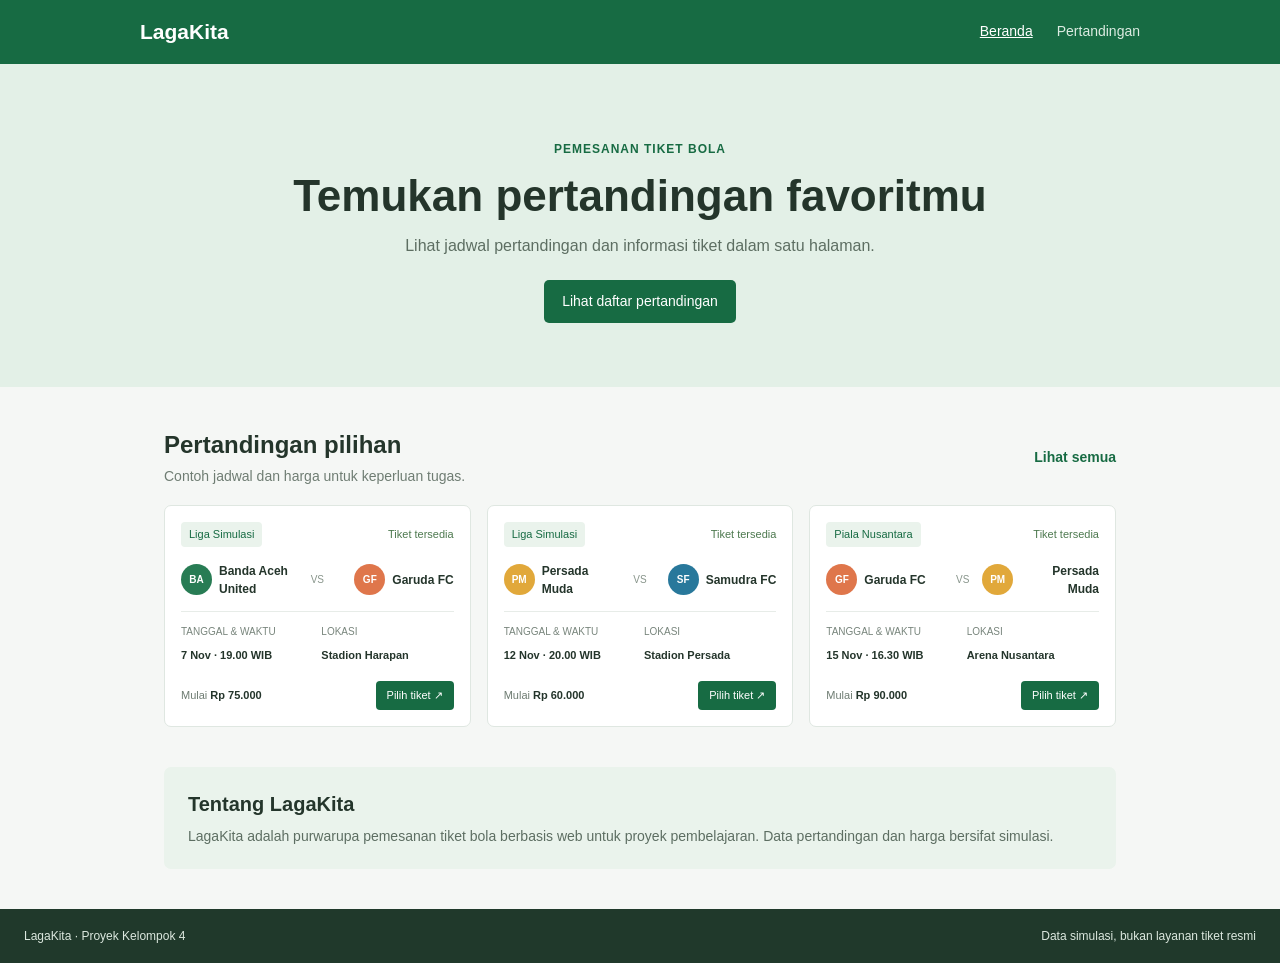
<file: LagaKita/index.html>
<!doctype html>
<html lang="id">
<head>
  <meta charset="utf-8">
  <meta name="viewport" content="width=device-width, initial-scale=1">
  <title>LagaKita | Beranda</title>
  <link rel="stylesheet" href="styles.css">
  <script src="app.js" defer></script>
</head>
<body>
  <header class="site-header">
    <a class="brand" href="index.html">LagaKita</a>
    <button class="menu-toggle" type="button" aria-expanded="false" aria-controls="main-nav">Menu</button>
    <nav class="main-nav" id="main-nav" aria-label="Navigasi utama">
      <a class="nav-link active" href="index.html">Beranda</a>
      <a class="nav-link" href="pertandingan.html">Pertandingan</a>
    </nav>
  </header>
  <main>
    <section class="hero">
      <p class="eyebrow">PEMESANAN TIKET BOLA</p>
      <h1>Temukan pertandingan favoritmu</h1>
      <p>Lihat jadwal pertandingan dan informasi tiket dalam satu halaman.</p>
      <a class="button" href="pertandingan.html">Lihat daftar pertandingan</a>
    </section>
    <section class="section" id="laga-pilihan">
      <div class="section-heading">
        <div><h2>Pertandingan pilihan</h2><p>Contoh jadwal dan harga untuk keperluan tugas.</p></div>
        <a class="text-link" href="pertandingan.html">Lihat semua</a>
      </div>
      <div class="featured-grid" id="featured-matches"></div>
    </section>
    <section class="about" id="tentang">
      <h2>Tentang LagaKita</h2>
      <p>LagaKita adalah purwarupa pemesanan tiket bola berbasis web untuk proyek pembelajaran. Data pertandingan dan harga bersifat simulasi.</p>
    </section>
  </main>
  <footer class="site-footer"><span>LagaKita · Proyek Kelompok 4</span><span>Data simulasi, bukan layanan tiket resmi</span></footer>
  <div class="toast" id="toast" role="status" aria-live="polite"></div>
</body>
</html>
</file>
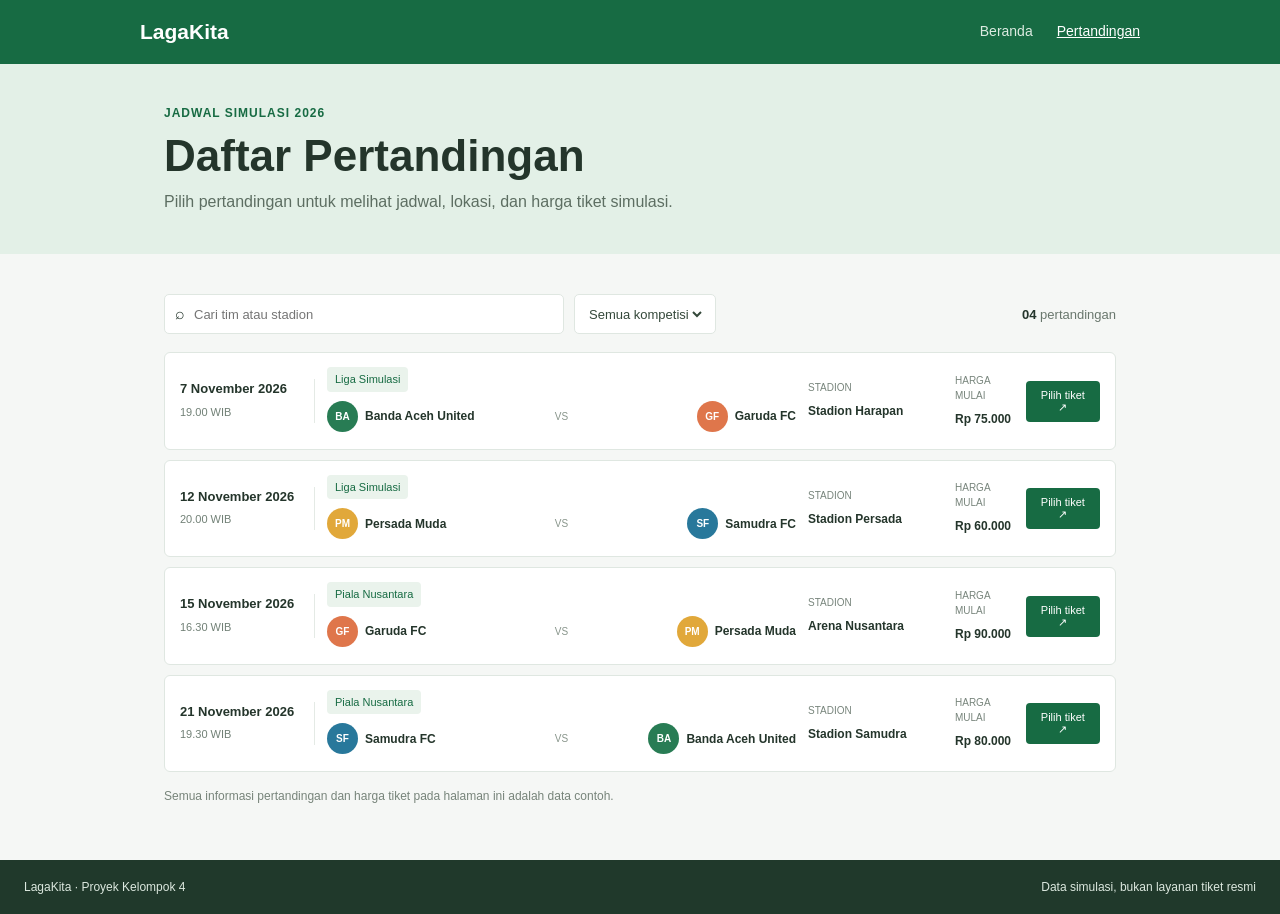
<file: LagaKita/pertandingan.html>
<!doctype html>
<html lang="id">
<head>
  <meta charset="utf-8">
  <meta name="viewport" content="width=device-width, initial-scale=1">
  <title>LagaKita | Pertandingan</title>
  <link rel="stylesheet" href="styles.css">
  <script src="app.js" defer></script>
</head>
<body>
  <header class="site-header">
    <a class="brand" href="index.html">LagaKita</a>
    <button class="menu-toggle" type="button" aria-expanded="false" aria-controls="main-nav">Menu</button>
    <nav class="main-nav" id="main-nav" aria-label="Navigasi utama">
      <a class="nav-link" href="index.html">Beranda</a>
      <a class="nav-link active" href="pertandingan.html">Pertandingan</a>
    </nav>
  </header>
  <main>
    <section class="matches-hero">
      <p class="eyebrow">JADWAL SIMULASI 2026</p>
      <h1>Daftar Pertandingan</h1>
      <p>Pilih pertandingan untuk melihat jadwal, lokasi, dan harga tiket simulasi.</p>
    </section>
    <section class="matches-content">
      <div class="filter-bar">
        <label class="search-box"><span aria-hidden="true">⌕</span><input type="search" id="match-search" placeholder="Cari tim atau stadion" aria-label="Cari tim atau stadion"></label>
        <label class="select-wrap"><span class="sr-only">Pilih kompetisi</span><select id="league-filter"><option value="all">Semua kompetisi</option><option value="Liga Simulasi">Liga Simulasi</option><option value="Piala Nusantara">Piala Nusantara</option></select></label>
        <span class="match-total"><span id="match-count">04</span> pertandingan</span>
      </div>
      <div class="match-list" id="all-matches" aria-live="polite"></div>
      <div class="empty-state" id="empty-state" hidden><h2>Pertandingan tidak ditemukan</h2><p>Coba kata kunci atau kompetisi yang lain.</p></div>
      <p class="disclaimer">Semua informasi pertandingan dan harga tiket pada halaman ini adalah data contoh.</p>
    </section>
  </main>
  <footer class="site-footer"><span>LagaKita · Proyek Kelompok 4</span><span>Data simulasi, bukan layanan tiket resmi</span></footer>
  <div class="toast" id="toast" role="status" aria-live="polite"></div>
</body>
</html>
</file>
<file: LagaKita/styles.css>
*{box-sizing:border-box}body{margin:0;font-family:Arial,sans-serif;background:#f5f7f5;color:#24352b;line-height:1.5}a{color:inherit;text-decoration:none}.site-header{background:#176b43;color:white;display:flex;align-items:center;justify-content:space-between;padding:16px max(calc((100% - 1000px)/2),24px)}.brand{font-size:21px;font-weight:bold}.main-nav{display:flex;gap:24px}.nav-link{font-size:14px;color:#dcebe1}.nav-link:hover,.nav-link.active{color:#fff;text-decoration:underline}.menu-toggle{display:none}.hero{background:#e3f0e7;text-align:center;padding:64px 20px}.eyebrow{font-size:12px;font-weight:bold;letter-spacing:1px;color:#176b43}.hero h1,.matches-hero h1{font-size:clamp(30px,5vw,44px);line-height:1.2;margin:12px auto;max-width:700px}.hero>p:not(.eyebrow),.matches-hero>p:last-child{color:#5d6e62;margin:0 auto 22px;max-width:600px}.button{display:inline-block;background:#176b43;color:white;padding:11px 18px;border-radius:5px;font-size:14px}.button:hover,.mini-button:hover{background:#0e5232}.section,.matches-content{max-width:1000px;margin:auto;padding:40px 24px}.section-heading{display:flex;align-items:center;justify-content:space-between;margin-bottom:18px}.section-heading h2,.about h2{font-size:24px;margin:0}.section-heading p{color:#6f7d73;margin:3px 0 0;font-size:14px}.text-link{color:#176b43;font-size:14px;font-weight:bold}.featured-grid{display:grid;grid-template-columns:repeat(3,1fr);gap:16px}.feature-card{background:white;border:1px solid #dfe7e1;border-radius:7px;padding:16px}.card-top{display:flex;justify-content:space-between;gap:8px;align-items:center;margin-bottom:15px}.league-pill{background:#eaf3ec;color:#176b43;padding:4px 8px;border-radius:4px;font-size:11px}.status-pill{font-size:11px;color:#4d794f}.teams-row{display:grid;grid-template-columns:1fr 25px 1fr;align-items:center;gap:7px;margin:13px 0}.team{display:flex;align-items:center;gap:7px;min-width:0}.team:last-child{justify-content:flex-end;text-align:right}.team-crest{width:31px;height:31px;display:grid;place-items:center;border-radius:50%;color:white;font-size:10px;font-weight:bold;flex:none}.team-name{font-size:12px;font-weight:bold}.vs{text-align:center;color:#88958b;font-size:10px}.match-details{border-top:1px solid #e7ece8;padding-top:12px;display:grid;grid-template-columns:1fr 1fr;gap:8px}.detail-label,.row-venue span,.row-tickets span{display:block;color:#78857c;font-size:10px;margin-bottom:3px}.detail-value{font-size:11px;font-weight:bold}.card-footer{display:flex;justify-content:space-between;align-items:center;margin-top:15px}.price-note{font-size:11px;color:#6f7d73}.price-note strong{color:#24352b}.mini-button{border:0;border-radius:4px;background:#176b43;color:white;padding:8px 11px;font-size:11px;cursor:pointer}.about{max-width:952px;margin:0 auto 40px;background:#eaf3ec;padding:22px 24px;border-radius:7px}.about h2{font-size:20px}.about p{margin:7px 0 0;color:#5d6e62;font-size:14px}.site-footer{background:#20392b;color:#dce8df;padding:18px 24px;display:flex;justify-content:space-between;gap:10px;font-size:12px}.matches-hero{background:#e3f0e7;padding:40px max(calc((100% - 952px)/2),24px)}.matches-hero .eyebrow{margin:0}.matches-hero h1{margin:8px 0}.matches-hero>p:last-child{margin:0}.filter-bar{display:flex;gap:10px;align-items:center;margin-bottom:18px}.search-box,.select-wrap{background:white;border:1px solid #dfe7e1;border-radius:5px;height:40px;display:flex;align-items:center;padding:0 10px}.search-box{flex:1;max-width:400px;gap:7px}.search-box input{border:0;outline:0;width:100%;font-size:13px}.select-wrap select{border:0;outline:0;background:white;font-size:13px;color:#34483a}.match-total{margin-left:auto;font-size:13px;color:#69776d}.match-total span{font-weight:bold;color:#24352b}.match-list{display:flex;flex-direction:column;gap:10px}.match-row{background:white;border:1px solid #dfe7e1;border-radius:6px;padding:13px 15px;display:grid;grid-template-columns:135px 1fr 135px 145px;gap:12px;align-items:center}.row-date{border-right:1px solid #e4eae5}.row-date strong{display:block;font-size:13px}.row-date span{font-size:11px;color:#718076}.row-teams .league-pill{display:inline-block;margin-bottom:5px}.row-teams .teams-row{margin:4px 0}.row-venue strong,.row-tickets strong{font-size:12px}.row-tickets{display:flex;align-items:center;justify-content:space-between;gap:7px}.disclaimer{font-size:12px;color:#77847a;margin:15px 0}.empty-state{text-align:center;background:white;padding:35px;border:1px solid #dfe7e1;border-radius:6px}.empty-state h2{font-size:19px;margin:0}.empty-state p{font-size:13px;color:#718076}.toast{position:fixed;bottom:20px;left:50%;transform:translateX(-50%);background:#20392b;color:white;border-radius:5px;padding:11px 15px;font-size:12px;opacity:0;transition:opacity .2s;pointer-events:none}.toast.show{opacity:1}.sr-only{position:absolute;width:1px;height:1px;overflow:hidden;clip:rect(0,0,0,0)}
@media(max-width:720px){.featured-grid{grid-template-columns:1fr 1fr}.match-row{grid-template-columns:100px 1fr;gap:9px}.row-date{grid-row:span 2}.row-venue{grid-column:2}.row-tickets{grid-column:2;justify-content:flex-start}.site-footer{flex-direction:column}.about{margin-left:24px;margin-right:24px}}
@media(max-width:520px){.site-header{padding:14px 18px}.menu-toggle{display:block;border:1px solid #78a48a;background:transparent;color:white;border-radius:4px;padding:6px 9px}.main-nav{display:none;position:absolute;top:56px;left:0;right:0;z-index:2;background:#176b43;padding:14px 18px;flex-direction:column;gap:12px}.main-nav.open{display:flex}.hero{padding:48px 20px}.section,.matches-content{padding:30px 18px}.section-heading{align-items:flex-start}.section-heading h2{font-size:21px}.section-heading p{font-size:12px}.text-link{font-size:12px;white-space:nowrap}.featured-grid{grid-template-columns:1fr}.about{margin:0 18px 30px}.matches-hero{padding:30px 18px}.matches-hero h1{font-size:31px}.filter-bar{flex-wrap:wrap}.search-box{max-width:none;flex-basis:100%}.select-wrap{height:38px}.match-total{font-size:12px}.match-row{grid-template-columns:1fr 1fr;padding:12px}.row-date{grid-column:1/-1;grid-row:auto;border-right:0;border-bottom:1px solid #e7ece8;padding-bottom:7px}.row-teams{grid-column:1/-1}.row-venue{grid-column:1}.row-tickets{grid-column:2;flex-direction:column;align-items:flex-start;gap:5px}.row-teams .team-name{font-size:11px}.row-tickets .mini-button{padding:7px 8px;font-size:10px}}
</file>
